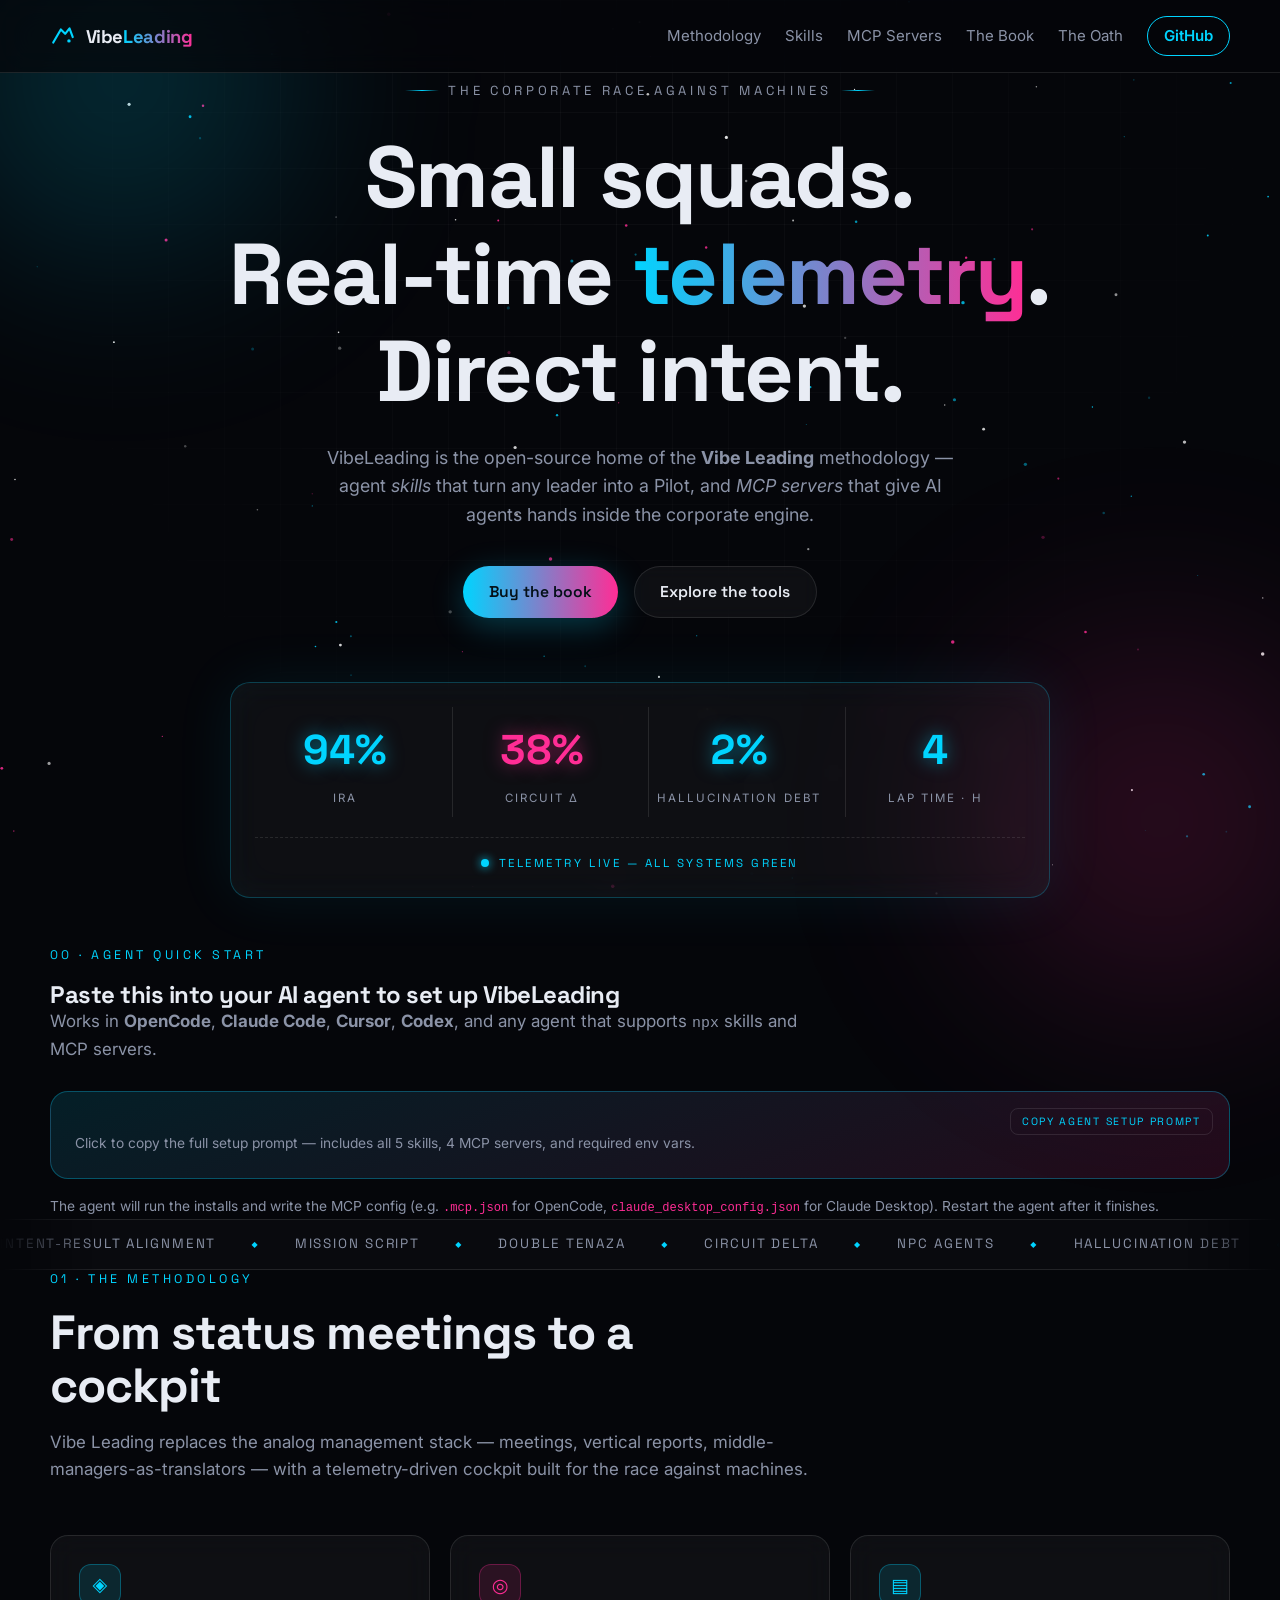
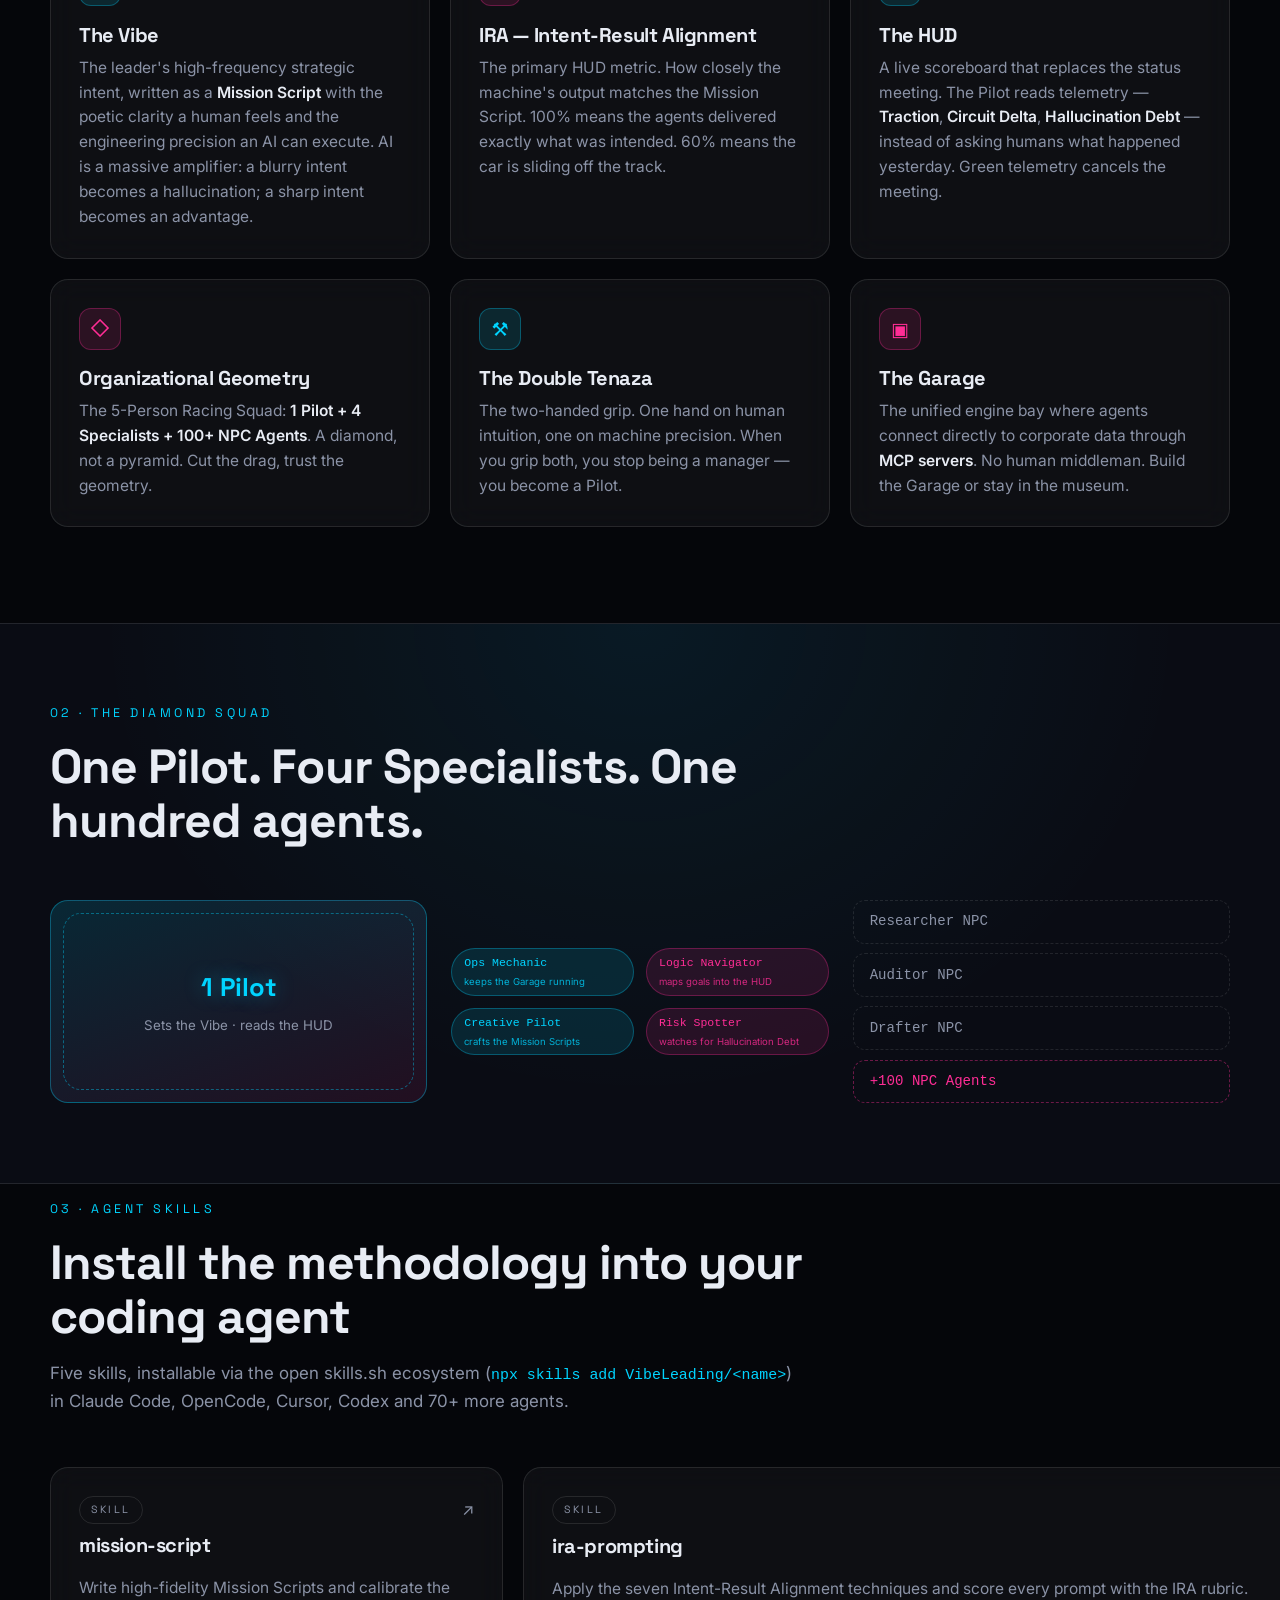
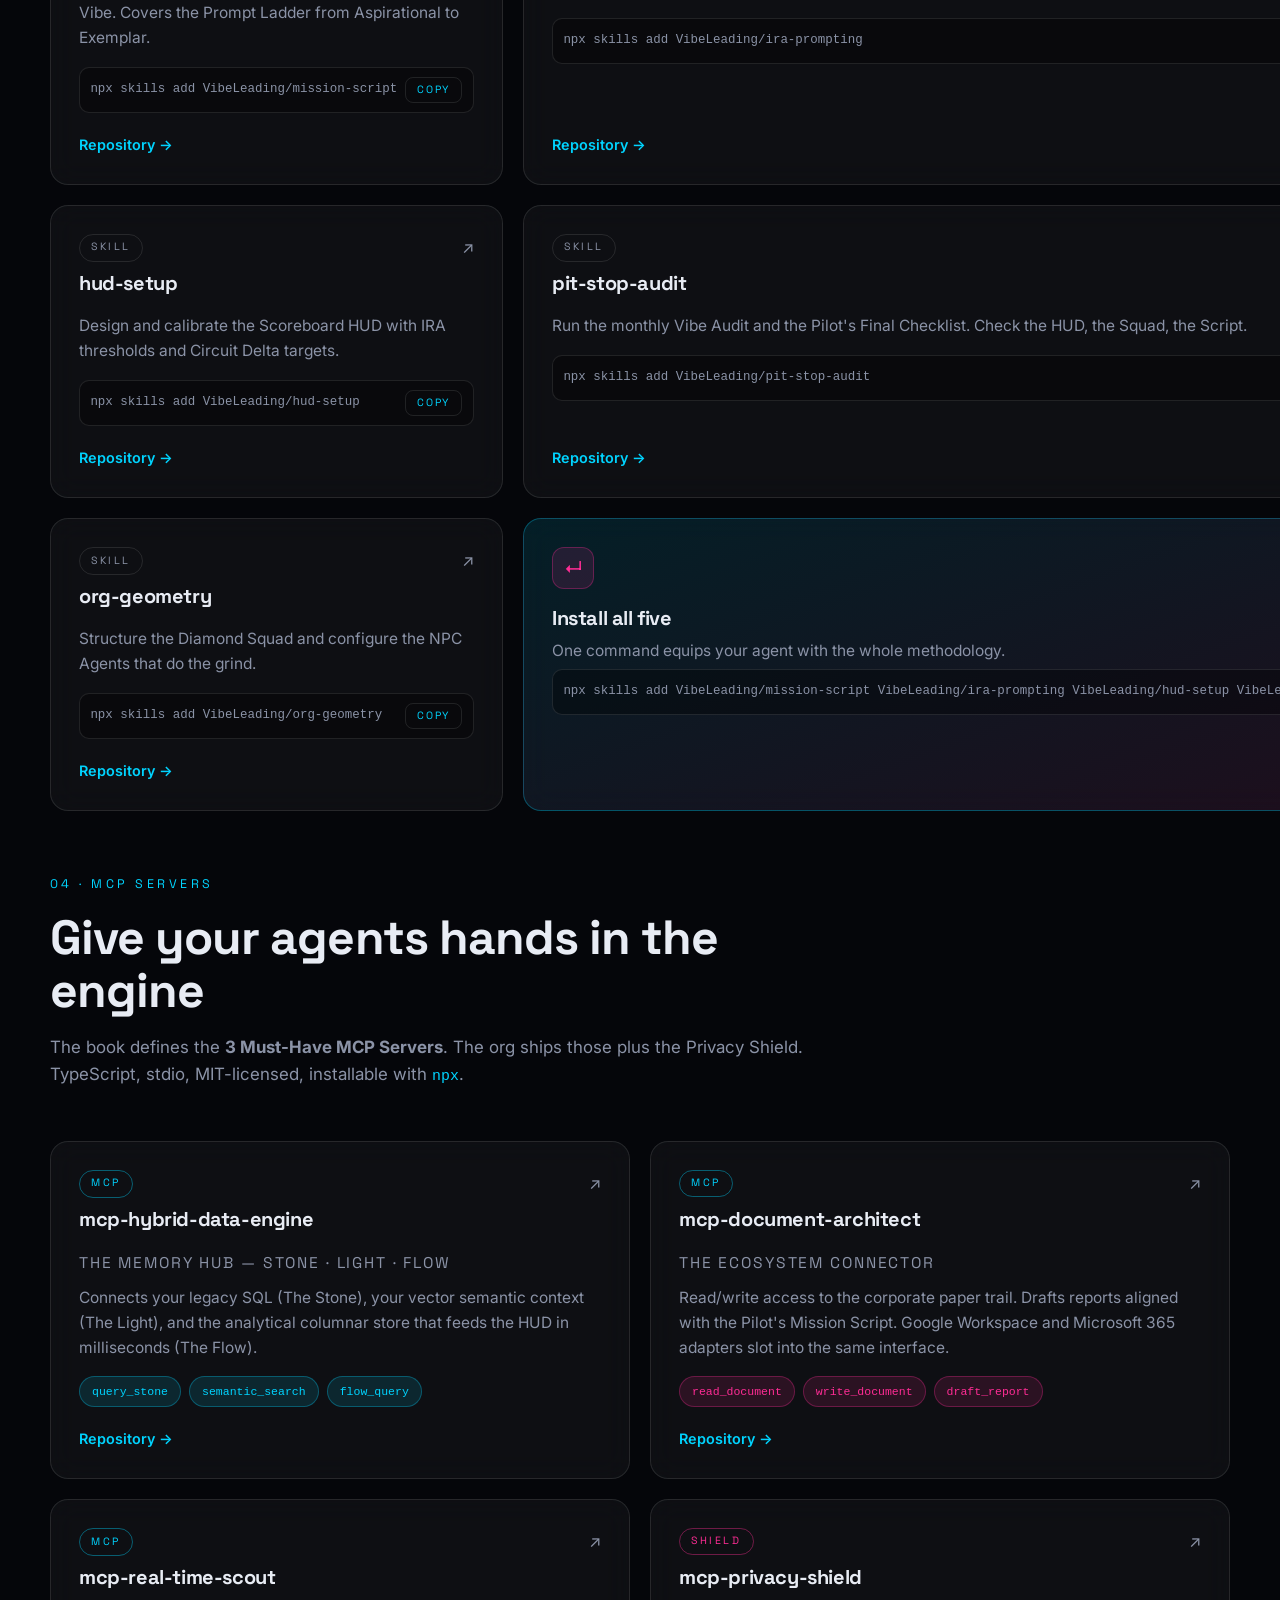
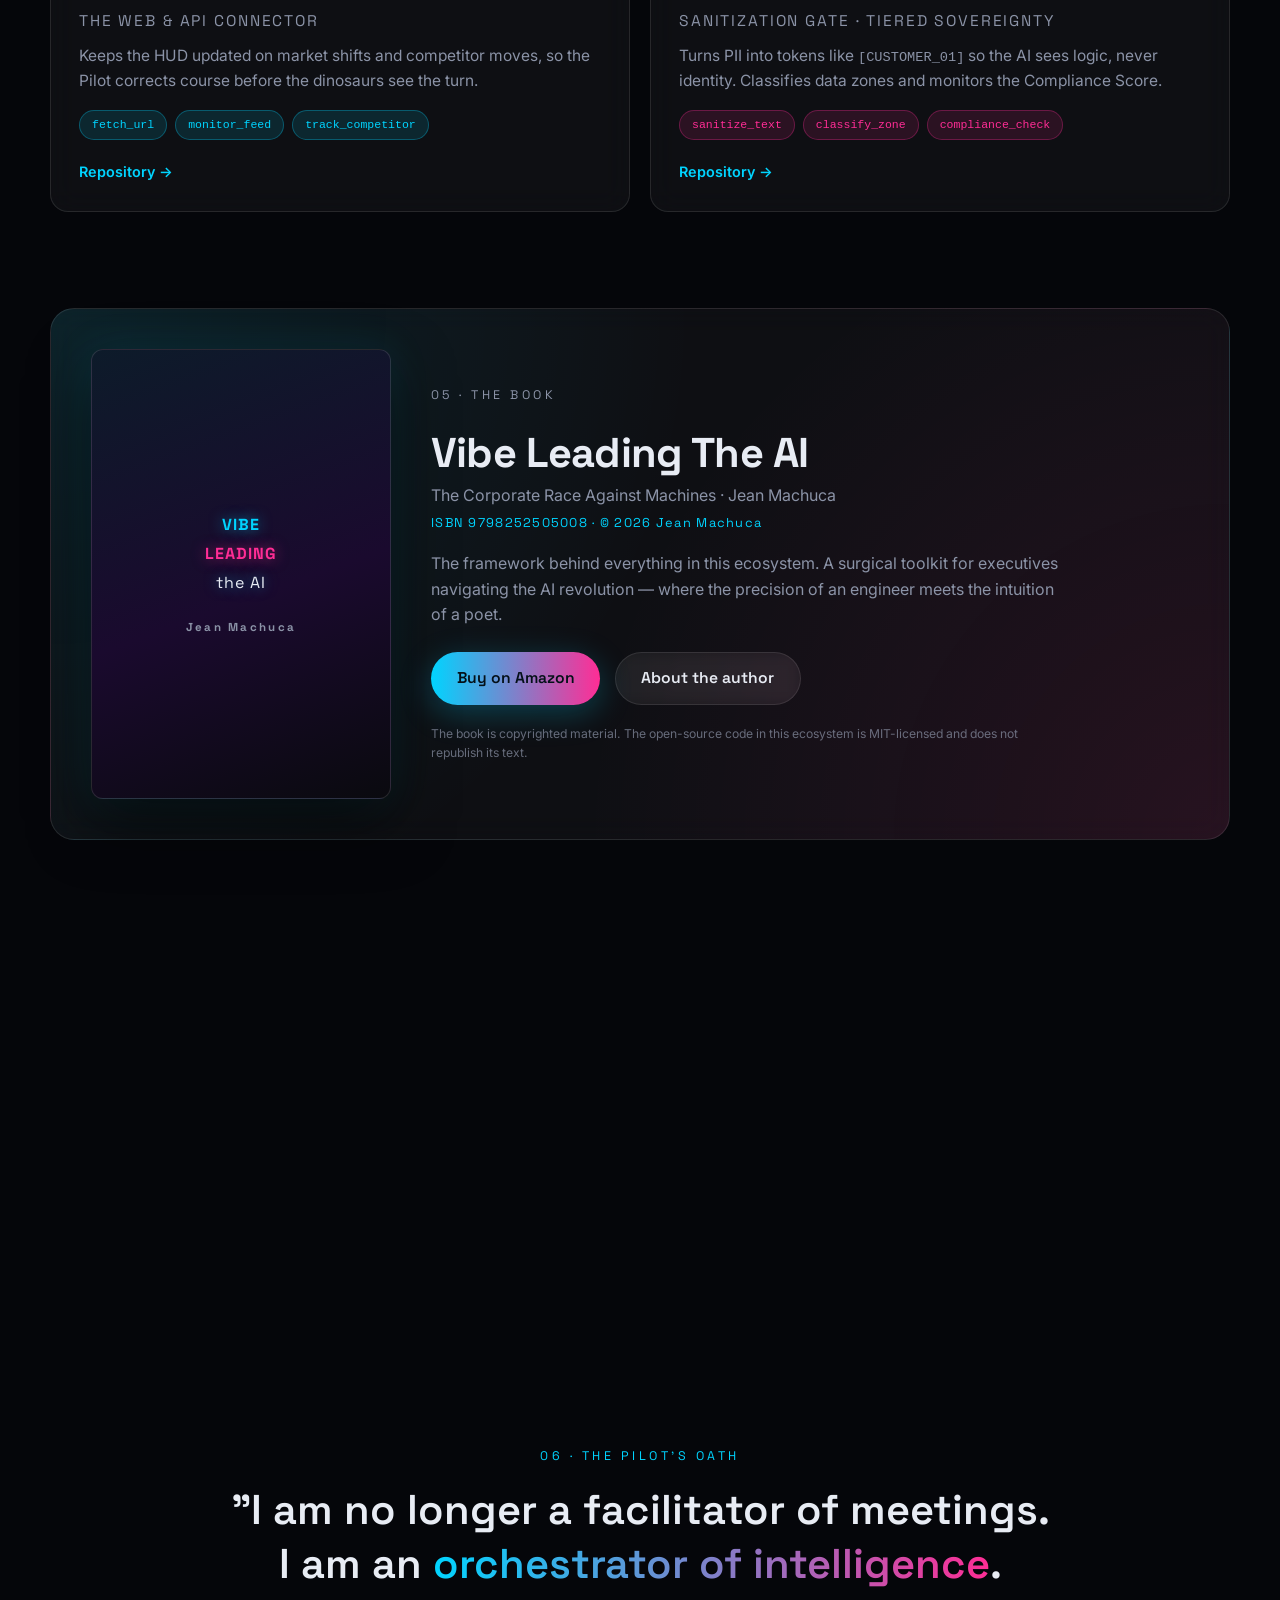
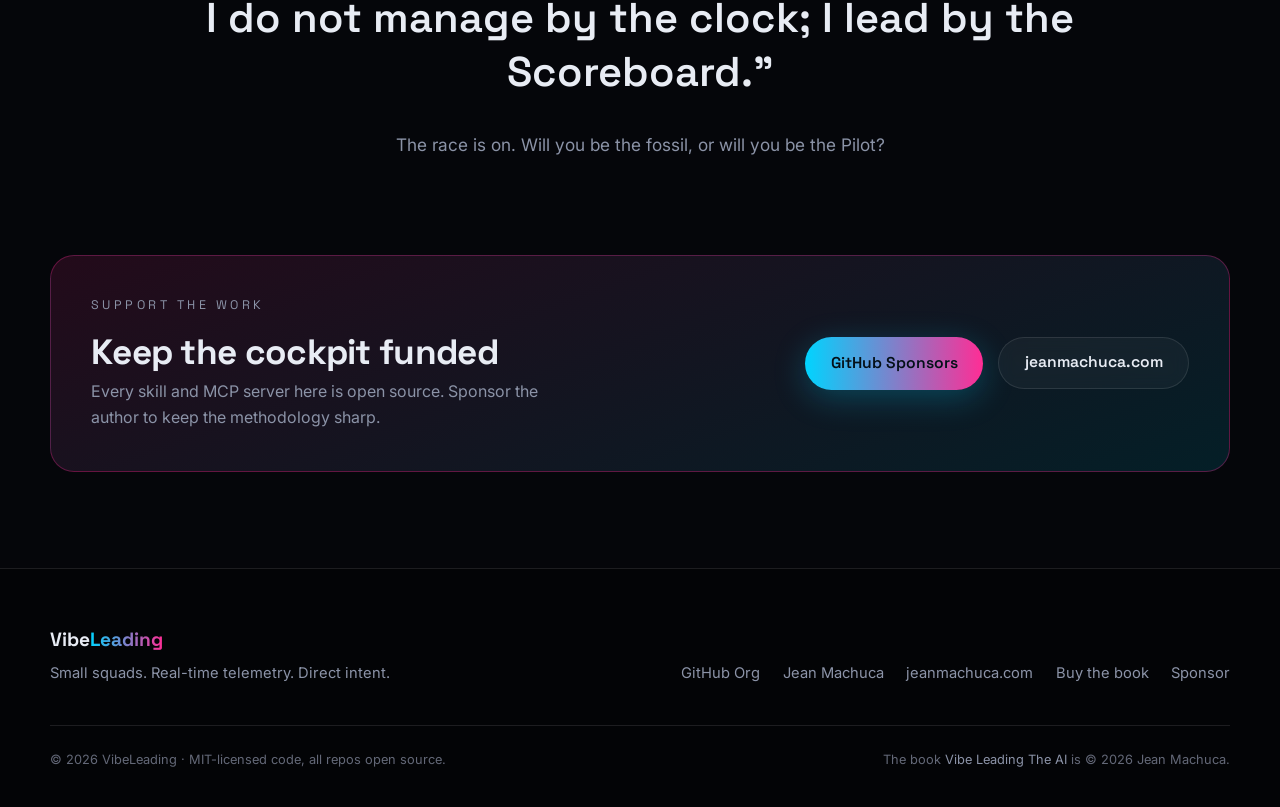
<file: index.html>
<!DOCTYPE html>
<html lang="en">
<head>
  <meta charset="utf-8">
  <meta name="viewport" content="width=device-width, initial-scale=1">
  <title>VibeLeading — The Corporate Race Against Machines</title>
  <meta name="description" content="VibeLeading is the open-source home of the Vibe Leading methodology: agent skills that teach a Pilot how to lead intelligence, and MCP servers that give AI agents hands in the corporate engine.">
  <meta name="keywords" content="vibe leading, VibeLeading, Intent-Result Alignment, Mission Script, AI leadership, MCP servers, agent skills, Double Tenaza, HUD telemetry, Circuit Delta, Diamond Squad, Pilot">
  <meta name="author" content="Jean Machuca">
  <meta name="robots" content="index, follow, max-image-preview:large, max-snippet:-1, max-video-preview:-1">
  <meta name="application-name" content="VibeLeading">
  <meta name="theme-color" content="#05060a">
  <meta name="format-detection" content="telephone=no">
  <link rel="canonical" href="https://vibeleading.org/">

  <meta property="og:type" content="website">
  <meta property="og:site_name" content="VibeLeading">
  <meta property="og:title" content="VibeLeading — The Corporate Race Against Machines">
  <meta property="og:description" content="Small squads. Real-time telemetry. Direct intent. Skills and MCP servers to lead intelligence in the AI era.">
  <meta property="og:url" content="https://vibeleading.org/">
  <meta property="og:image" content="https://vibeleading.org/assets/og-cover.png">
  <meta property="og:image:width" content="1200">
  <meta property="og:image:height" content="630">
  <meta property="og:image:alt" content="VibeLeading mark — a cyan-to-pink swoosh on a dark cockpit background">
  <meta property="og:locale" content="en_US">
  <meta name="twitter:card" content="summary_large_image">
  <meta name="twitter:title" content="VibeLeading — The Corporate Race Against Machines">
  <meta name="twitter:description" content="Small squads. Real-time telemetry. Direct intent.">
  <meta name="twitter:image" content="https://vibeleading.org/assets/og-cover.png">

  <link rel="icon" type="image/svg+xml" href="/favicon.svg">
  <link rel="apple-touch-icon" sizes="180x180" href="/assets/icons/apple-touch-icon.png">
  <link rel="manifest" href="/manifest.webmanifest">

  <meta name="mobile-web-app-capable" content="yes">
  <meta name="apple-mobile-web-app-capable" content="yes">
  <meta name="apple-mobile-web-app-title" content="VibeLeading">
  <meta name="apple-mobile-web-app-status-bar-style" content="black-translucent">

  <link rel="preconnect" href="https://fonts.googleapis.com">
  <link rel="preconnect" href="https://fonts.gstatic.com" crossorigin>
  <link href="https://fonts.googleapis.com/css2?family=Space+Grotesk:wght@400;500;600;700&family=Inter:wght@400;500;600;700&display=swap" rel="stylesheet">
  <link rel="stylesheet" href="/assets/css/style.css">

  <script type="application/ld+json">
  {
    "@context": "https://schema.org",
    "@graph": [
      {
        "@type": "Organization",
        "@id": "https://vibeleading.org/#org",
        "name": "VibeLeading",
        "url": "https://vibeleading.org/",
        "logo": "https://vibeleading.org/favicon.svg",
        "description": "Open-source skills and MCP servers for the Vibe Leading methodology: leading AI agents with real-time telemetry and direct intent.",
        "founder": { "@type": "Person", "name": "Jean Machuca", "url": "https://jeanmachuca.com" },
        "sameAs": [
          "https://github.com/VibeLeading",
          "https://github.com/jeanmachuca",
          "https://jeanmachuca.com",
          "https://github.com/sponsors/jeanmachuca"
        ]
      },
      {
        "@type": "WebSite",
        "@id": "https://vibeleading.org/#website",
        "url": "https://vibeleading.org/",
        "name": "VibeLeading",
        "description": "The open-source home of the Vibe Leading methodology.",
        "publisher": { "@id": "https://vibeleading.org/#org" },
        "inLanguage": "en"
      },
      {
        "@type": "WebPage",
        "@id": "https://vibeleading.org/#webpage",
        "url": "https://vibeleading.org/",
        "name": "VibeLeading — The Corporate Race Against Machines",
        "isPartOf": { "@id": "https://vibeleading.org/#website" },
        "about": { "@id": "https://vibeleading.org/#org" },
        "primaryImageOfPage": "https://vibeleading.org/assets/og-cover.png",
        "inLanguage": "en"
      },
      {
        "@type": "Person",
        "@id": "https://vibeleading.org/#jean",
        "name": "Jean Machuca",
        "url": "https://jeanmachuca.com",
        "sameAs": [
          "https://github.com/jeanmachuca",
          "https://github.com/sponsors/jeanmachuca",
          "https://jeanmachuca.com"
        ],
        "jobTitle": "Author & founder of the Vibe Leading methodology",
        "knowsAbout": ["Vibe Leading", "AI leadership", "Intent-Result Alignment", "prompt engineering", "MCP servers"]
      },
      {
        "@type": "Book",
        "@id": "https://vibeleading.org/#book",
        "name": "Vibe Leading The AI: The Corporate Race Against Machines",
        "url": "https://a.co/d/04L5YatK",
        "author": { "@id": "https://vibeleading.org/#jean" },
        "isbn": "9798252505008",
        "inLanguage": "en",
        "datePublished": "2026",
        "copyrightYear": 2026,
        "copyrightHolder": { "@id": "https://vibeleading.org/#jean" },
        "publisher": { "@id": "https://vibeleading.org/#jean" },
        "description": "A guide for corporate leaders on how to lead AI agents instead of being run by them."
      },
      {
        "@type": "ItemList",
        "name": "VibeLeading agent skills",
        "itemListElement": [
          { "@type": "SoftwareSourceCode", "position": 1, "name": "Mission Script", "url": "https://github.com/VibeLeading/mission-script" },
          { "@type": "SoftwareSourceCode", "position": 2, "name": "IRA Prompting", "url": "https://github.com/VibeLeading/ira-prompting" },
          { "@type": "SoftwareSourceCode", "position": 3, "name": "HUD Setup", "url": "https://github.com/VibeLeading/hud-setup" },
          { "@type": "SoftwareSourceCode", "position": 4, "name": "Pit Stop Audit", "url": "https://github.com/VibeLeading/pit-stop-audit" },
          { "@type": "SoftwareSourceCode", "position": 5, "name": "Org Geometry", "url": "https://github.com/VibeLeading/org-geometry" }
        ]
      },
      {
        "@type": "ItemList",
        "name": "VibeLeading MCP servers",
        "itemListElement": [
          { "@type": "SoftwareApplication", "position": 1, "name": "Hybrid Data Engine", "applicationCategory": "DeveloperApplication", "url": "https://github.com/VibeLeading/mcp-hybrid-data-engine" },
          { "@type": "SoftwareApplication", "position": 2, "name": "Document Architect", "applicationCategory": "DeveloperApplication", "url": "https://github.com/VibeLeading/mcp-document-architect" },
          { "@type": "SoftwareApplication", "position": 3, "name": "Real-Time Scout", "applicationCategory": "DeveloperApplication", "url": "https://github.com/VibeLeading/mcp-real-time-scout" },
          { "@type": "SoftwareApplication", "position": 4, "name": "Privacy Shield", "applicationCategory": "DeveloperApplication", "url": "https://github.com/VibeLeading/mcp-privacy-shield" }
        ]
      },
      {
        "@type": "FAQPage",
        "@id": "https://vibeleading.org/#faq",
        "mainEntity": [
          {
            "@type": "Question",
            "name": "What is Vibe Leading?",
            "acceptedAnswer": {
              "@type": "Answer",
              "text": "Vibe Leading is a corporate methodology for the AI era: one Pilot leads a grid of AI agents and specialist squad members by intent and real-time telemetry instead of by command and meetings."
            }
          },
          {
            "@type": "Question",
            "name": "What is an Intent-Result Alignment (IRA)?",
            "acceptedAnswer": {
              "@type": "Answer",
              "text": "IRA is Vibe Leading's core prompt discipline: every prompt expresses the Leader's Intent, the Agent's Role, and the Acceptance criteria for the Result. High IRA produces predictable, high-score agent output."
            }
          },
          {
            "@type": "Question",
            "name": "What is the Circuit Delta?",
            "acceptedAnswer": {
              "@type": "Answer",
              "text": "The Circuit Delta measures the gap between the intended outcome and the delivered outcome of an AI assignment. It is the scoreboard that tells the Pilot when the circuit is in tune and when a pit stop is needed."
            }
          },
          {
            "@type": "Question",
            "name": "Are the skills and MCP servers open source?",
            "acceptedAnswer": {
              "@type": "Answer",
              "text": "Yes. All VibeLeading skills and MCP servers are MIT-licensed and public on GitHub under the VibeLeading account."
            }
          },
          {
            "@type": "Question",
            "name": "Do I need to read the book to use the tools?",
            "acceptedAnswer": {
              "@type": "Answer",
              "text": "No. The skills install with npx and the MCP servers run with npx — each repository has its own README and docs. The book goes deeper into the method and mindset."
            }
          }
        ]
      }
    ]
  }
  </script>
</head>
<body>

  <canvas id="starfield" aria-hidden="true"></canvas>
  <div class="orb orb--cyan" aria-hidden="true"></div>
  <div class="orb orb--pink" aria-hidden="true"></div>
  <div class="grid-overlay" aria-hidden="true"></div>

  <header class="nav">
    <a class="nav__brand" href="#top" aria-label="VibeLeading home">
      <svg class="nav__logo" viewBox="0 0 24 24" fill="none" xmlns="http://www.w3.org/2000/svg" aria-hidden="true">
        <path d="M3 18 L10 6 L14 10 L18 5 L21 13" stroke="currentColor" stroke-width="2" stroke-linecap="round" stroke-linejoin="round"/>
        <circle cx="17.5" cy="16.5" r="1.6" fill="currentColor"/>
      </svg>
      <span>Vibe<span class="text-grad">Leading</span></span>
    </a>
    <nav class="nav__links" aria-label="Primary">
      <a href="#method">Methodology</a>
      <a href="#skills">Skills</a>
      <a href="#mcp">MCP Servers</a>
      <a href="#book">The Book</a>
      <a href="#oath">The Oath</a>
      <a class="nav__cta" href="https://github.com/VibeLeading" target="_blank" rel="noopener">GitHub</a>
    </nav>
    <button class="nav__toggle" aria-label="Toggle menu" aria-expanded="false" aria-controls="mobile-menu">
      <span></span><span></span><span></span>
    </button>
  </header>

  <div class="nav__mobile" id="mobile-menu" hidden>
    <a href="#method">Methodology</a>
    <a href="#skills">Skills</a>
    <a href="#mcp">MCP Servers</a>
    <a href="#book">The Book</a>
    <a href="#oath">The Oath</a>
    <a href="https://github.com/VibeLeading" target="_blank" rel="noopener">GitHub</a>
  </div>

  <main id="top">

    <!-- HERO -->
    <section class="hero">
      <p class="hero__eyebrow reveal">The Corporate Race Against Machines</p>
      <h1 class="hero__title reveal">
        Small squads.<br>
        Real-time <span class="text-grad">telemetry</span>.<br>
        Direct intent.
      </h1>
      <p class="hero__sub reveal">
        VibeLeading is the open-source home of the <strong>Vibe Leading</strong> methodology —
        agent <em>skills</em> that turn any leader into a Pilot, and <em>MCP servers</em> that give
        AI agents hands inside the corporate engine.
      </p>
      <div class="hero__actions reveal">
        <a class="btn btn--primary" href="#book">Buy the book</a>
        <a class="btn btn--ghost" href="#skills">Explore the tools</a>
      </div>

      <div class="hud">
        <div class="hud__readout" aria-label="Live telemetry">
          <div class="hud__cell">
            <span class="hud__value" id="hud-ira" data-count="94" data-suffix="%">0%</span>
            <span class="hud__label">IRA</span>
          </div>
          <div class="hud__cell">
            <span class="hud__value" id="hud-delta" data-count="38" data-suffix="%">0%</span>
            <span class="hud__label">Circuit Δ</span>
          </div>
          <div class="hud__cell">
            <span class="hud__value" id="hud-debt" data-count="2" data-suffix="%">0%</span>
            <span class="hud__label">Hallucination debt</span>
          </div>
          <div class="hud__cell">
            <span class="hud__value" id="hud-lap" data-count="4">0</span>
            <span class="hud__label">Lap time · h</span>
          </div>
        </div>
        <div class="hud__tick" aria-hidden="true">
          <span class="hud__dot"></span>
          <span>TELEMETRY LIVE — ALL SYSTEMS GREEN</span>
        </div>
      </div>
    </section>

    <!-- AGENT QUICK START -->
    <section class="section section--quickstart" id="quickstart">
      <div class="quickstart reveal">
        <p class="section__kicker">00 · Agent Quick Start</p>
        <h2>Paste this into your AI agent to set up VibeLeading</h2>
        <p class="quickstart__lede">
          Works in <strong>OpenCode</strong>, <strong>Claude Code</strong>, <strong>Cursor</strong>, <strong>Codex</strong>, and any agent that supports <code>npx</code> skills and MCP servers.
        </p>
        <div class="quickstart__prompt" role="region" aria-label="Copyable agent setup prompt">
          <button class="quickstart__copy" data-copy="Give me the Vibe Leading methodology: install the 5 agent skills so I can lead AI agents by intent + real-time telemetry, and add the 4 MCP servers so I get hands in the corporate engine.

SKILLS (npx skills add):
npx skills add VibeLeading/mission-script VibeLeading/ira-prompting VibeLeading/hud-setup VibeLeading/pit-stop-audit VibeLeading/org-geometry

MCP SERVERS (@vibeleading scope, add to YOUR agent's MCP config):
@vibeleading/mcp-hybrid-data-engine
@vibeleading/mcp-document-architect
@vibeleading/mcp-real-time-scout
@vibeleading/mcp-privacy-shield

ENV VARS:
MCP_STONE_PATH=data/stone.db
MCP_LIGHT_PATH=data/light.json
MCP_FLOW_PATH=data/flow.json
MCP_DOCS_ROOT=~/.vlb-docs
MCP_SHIELD_NAMES=1

NOTE: MCP installation method varies by agent. Examples:
- OpenCode: opencode mcp add hybrid-data-engine -- npx -y @vibeleading/mcp-hybrid-data-engine
- Claude Code / Cursor: add to .mcp.json / claude_desktop_config.json with command=npx, args=[-y, @vibeleading/mcp-hybrid-data-engine]
- Codex: configure via its MCP settings UI
Use the method appropriate for your agent." aria-label="Copy agent setup prompt">COPY AGENT SETUP PROMPT</button>
          <p class="quickstart__note">Click to copy the full setup prompt — includes all 5 skills, 4 MCP servers, and required env vars.</p>
        </div>
        <p class="quickstart__note">The agent will run the installs and write the MCP config (e.g. <code>.mcp.json</code> for OpenCode, <code>claude_desktop_config.json</code> for Claude Desktop). Restart the agent after it finishes.</p>
      </div>
    </section>

    <!-- TICKER -->
    <div class="ticker" aria-hidden="true">
      <div class="ticker__track">
        <span>Intent-Result Alignment</span><i>◆</i>
        <span>Mission Script</span><i>◆</i>
        <span>Double Tenaza</span><i>◆</i>
        <span>Circuit Delta</span><i>◆</i>
        <span>NPC Agents</span><i>◆</i>
        <span>Hallucination Debt</span><i>◆</i>
        <span>The Garage</span><i>◆</i>
        <span>Organizational Geometry</span><i>◆</i>
        <span>Pipeline Mode / Stealth Mode</span><i>◆</i>
        <span>Intent-Result Alignment</span><i>◆</i>
        <span>Mission Script</span><i>◆</i>
        <span>Double Tenaza</span><i>◆</i>
        <span>Circuit Delta</span><i>◆</i>
        <span>NPC Agents</span><i>◆</i>
        <span>Hallucination Debt</span><i>◆</i>
        <span>The Garage</span><i>◆</i>
        <span>Organizational Geometry</span><i>◆</i>
        <span>Pipeline Mode / Stealth Mode</span><i>◆</i>
      </div>
    </div>

    <!-- METHODOLOGY -->
    <section class="section" id="method">
      <div class="section__head reveal">
        <p class="section__kicker">01 · The Methodology</p>
        <h2>From status meetings to a cockpit</h2>
        <p class="section__lede">
          Vibe Leading replaces the analog management stack — meetings, vertical reports,
          middle-managers-as-translators — with a telemetry-driven cockpit built for the
          race against machines.
        </p>
      </div>

      <div class="grid grid--3">
        <article class="card reveal">
          <span class="card__glyph">◈</span>
          <h3>The Vibe</h3>
          <p>The leader's high-frequency strategic intent, written as a <strong>Mission Script</strong> with the poetic clarity a human feels and the engineering precision an AI can execute. AI is a massive amplifier: a blurry intent becomes a hallucination; a sharp intent becomes an advantage.</p>
        </article>
        <article class="card reveal">
          <span class="card__glyph">◎</span>
          <h3>IRA — Intent-Result Alignment</h3>
          <p>The primary HUD metric. How closely the machine's output matches the Mission Script. 100% means the agents delivered exactly what was intended. 60% means the car is sliding off the track.</p>
        </article>
        <article class="card reveal">
          <span class="card__glyph">▤</span>
          <h3>The HUD</h3>
          <p>A live scoreboard that replaces the status meeting. The Pilot reads telemetry — <strong>Traction</strong>, <strong>Circuit Delta</strong>, <strong>Hallucination Debt</strong> — instead of asking humans what happened yesterday. Green telemetry cancels the meeting.</p>
        </article>
        <article class="card reveal">
          <span class="card__glyph">◇</span>
          <h3>Organizational Geometry</h3>
          <p>The 5-Person Racing Squad: <strong>1 Pilot + 4 Specialists + 100+ NPC Agents</strong>. A diamond, not a pyramid. Cut the drag, trust the geometry.</p>
        </article>
        <article class="card reveal">
          <span class="card__glyph">⚒</span>
          <h3>The Double Tenaza</h3>
          <p>The two-handed grip. One hand on human intuition, one on machine precision. When you grip both, you stop being a manager — you become a Pilot.</p>
        </article>
        <article class="card reveal">
          <span class="card__glyph">▣</span>
          <h3>The Garage</h3>
          <p>The unified engine bay where agents connect directly to corporate data through <strong>MCP servers</strong>. No human middleman. Build the Garage or stay in the museum.</p>
        </article>
      </div>
    </section>

    <!-- SQUAD BAND -->
    <section class="squad">
      <div class="squad__inner">
        <div class="section__head reveal">
          <p class="section__kicker">02 · The Diamond Squad</p>
          <h2>One Pilot. Four Specialists. One hundred agents.</h2>
        </div>
        <div class="squad__layout reveal">
          <div class="squad__pilot">
            <span class="squad__ring"></span>
            <strong>1 Pilot</strong>
            <small>Sets the Vibe · reads the HUD</small>
          </div>
          <div class="squad__specs">
            <div class="chip chip--cyan">Ops Mechanic <small>keeps the Garage running</small></div>
            <div class="chip chip--pink">Logic Navigator <small>maps goals into the HUD</small></div>
            <div class="chip chip--cyan">Creative Pilot <small>crafts the Mission Scripts</small></div>
            <div class="chip chip--pink">Risk Spotter <small>watches for Hallucination Debt</small></div>
          </div>
          <div class="squad__npcs">
            <span class="squad__npc">Researcher NPC</span>
            <span class="squad__npc">Auditor NPC</span>
            <span class="squad__npc">Drafter NPC</span>
            <span class="squad__npc">+100 NPC Agents</span>
          </div>
        </div>
      </div>
    </section>

    <!-- SKILLS -->
    <section class="section" id="skills">
      <div class="section__head reveal">
        <p class="section__kicker">03 · Agent Skills</p>
        <h2>Install the methodology into your coding agent</h2>
        <p class="section__lede">
          Five skills, installable via the open skills.sh ecosystem
          (<code>npx skills add VibeLeading/&lt;name&gt;</code>) in Claude Code, OpenCode,
          Cursor, Codex and 70+ more agents.
        </p>
      </div>

      <div class="grid grid--2">
        <article class="card card--tool reveal">
          <div class="card__top">
            <span class="tag">SKILL</span>
            <span class="card__arrow">↗</span>
          </div>
          <h3>mission-script</h3>
          <p>Write high-fidelity Mission Scripts and calibrate the Vibe. Covers the Prompt Ladder from Aspirational to Exemplar.</p>
          <div class="copy">
            <code>npx skills add VibeLeading/mission-script</code>
            <button class="copy__btn" data-copy="npx skills add VibeLeading/mission-script" aria-label="Copy install command">COPY</button>
          </div>
          <a class="card__link" href="https://github.com/VibeLeading/mission-script" target="_blank" rel="noopener">Repository →</a>
        </article>

        <article class="card card--tool reveal">
          <div class="card__top">
            <span class="tag">SKILL</span>
            <span class="card__arrow">↗</span>
          </div>
          <h3>ira-prompting</h3>
          <p>Apply the seven Intent-Result Alignment techniques and score every prompt with the IRA rubric.</p>
          <div class="copy">
            <code>npx skills add VibeLeading/ira-prompting</code>
            <button class="copy__btn" data-copy="npx skills add VibeLeading/ira-prompting" aria-label="Copy install command">COPY</button>
          </div>
          <a class="card__link" href="https://github.com/VibeLeading/ira-prompting" target="_blank" rel="noopener">Repository →</a>
        </article>

        <article class="card card--tool reveal">
          <div class="card__top">
            <span class="tag">SKILL</span>
            <span class="card__arrow">↗</span>
          </div>
          <h3>hud-setup</h3>
          <p>Design and calibrate the Scoreboard HUD with IRA thresholds and Circuit Delta targets.</p>
          <div class="copy">
            <code>npx skills add VibeLeading/hud-setup</code>
            <button class="copy__btn" data-copy="npx skills add VibeLeading/hud-setup" aria-label="Copy install command">COPY</button>
          </div>
          <a class="card__link" href="https://github.com/VibeLeading/hud-setup" target="_blank" rel="noopener">Repository →</a>
        </article>

        <article class="card card--tool reveal">
          <div class="card__top">
            <span class="tag">SKILL</span>
            <span class="card__arrow">↗</span>
          </div>
          <h3>pit-stop-audit</h3>
          <p>Run the monthly Vibe Audit and the Pilot's Final Checklist. Check the HUD, the Squad, the Script.</p>
          <div class="copy">
            <code>npx skills add VibeLeading/pit-stop-audit</code>
            <button class="copy__btn" data-copy="npx skills add VibeLeading/pit-stop-audit" aria-label="Copy install command">COPY</button>
          </div>
          <a class="card__link" href="https://github.com/VibeLeading/pit-stop-audit" target="_blank" rel="noopener">Repository →</a>
        </article>

        <article class="card card--tool reveal">
          <div class="card__top">
            <span class="tag">SKILL</span>
            <span class="card__arrow">↗</span>
          </div>
          <h3>org-geometry</h3>
          <p>Structure the Diamond Squad and configure the NPC Agents that do the grind.</p>
          <div class="copy">
            <code>npx skills add VibeLeading/org-geometry</code>
            <button class="copy__btn" data-copy="npx skills add VibeLeading/org-geometry" aria-label="Copy install command">COPY</button>
          </div>
          <a class="card__link" href="https://github.com/VibeLeading/org-geometry" target="_blank" rel="noopener">Repository →</a>
        </article>

        <article class="card card--install reveal">
          <span class="card__glyph">↵</span>
          <h3>Install all five</h3>
          <p>One command equips your agent with the whole methodology.</p>
          <div class="copy">
            <code>npx skills add VibeLeading/mission-script VibeLeading/ira-prompting VibeLeading/hud-setup VibeLeading/pit-stop-audit VibeLeading/org-geometry</code>
            <button class="copy__btn" data-copy="npx skills add VibeLeading/mission-script VibeLeading/ira-prompting VibeLeading/hud-setup VibeLeading/pit-stop-audit VibeLeading/org-geometry" aria-label="Copy install all command">COPY</button>
          </div>
        </article>
      </div>
    </section>

    <!-- MCP SERVERS -->
    <section class="section" id="mcp">
      <div class="section__head reveal">
        <p class="section__kicker">04 · MCP Servers</p>
        <h2>Give your agents hands in the engine</h2>
        <p class="section__lede">
          The book defines the <strong>3 Must-Have MCP Servers</strong>. The org ships those
          plus the Privacy Shield. TypeScript, stdio, MIT-licensed, installable with
          <code>npx</code>.
        </p>
      </div>

      <div class="grid grid--2">
        <article class="card card--tool reveal">
          <div class="card__top"><span class="tag tag--cyan">MCP</span><span class="card__arrow">↗</span></div>
          <h3>mcp-hybrid-data-engine</h3>
          <p class="card__role">The Memory Hub — Stone · Light · Flow</p>
          <p>Connects your legacy SQL (The Stone), your vector semantic context (The Light), and the analytical columnar store that feeds the HUD in milliseconds (The Flow).</p>
          <div class="chip-row">
            <span class="chip chip--cyan">query_stone</span>
            <span class="chip chip--cyan">semantic_search</span>
            <span class="chip chip--cyan">flow_query</span>
          </div>
          <a class="card__link" href="https://github.com/VibeLeading/mcp-hybrid-data-engine" target="_blank" rel="noopener">Repository →</a>
        </article>

        <article class="card card--tool reveal">
          <div class="card__top"><span class="tag tag--cyan">MCP</span><span class="card__arrow">↗</span></div>
          <h3>mcp-document-architect</h3>
          <p class="card__role">The Ecosystem Connector</p>
          <p>Read/write access to the corporate paper trail. Drafts reports aligned with the Pilot's Mission Script. Google Workspace and Microsoft 365 adapters slot into the same interface.</p>
          <div class="chip-row">
            <span class="chip chip--pink">read_document</span>
            <span class="chip chip--pink">write_document</span>
            <span class="chip chip--pink">draft_report</span>
          </div>
          <a class="card__link" href="https://github.com/VibeLeading/mcp-document-architect" target="_blank" rel="noopener">Repository →</a>
        </article>

        <article class="card card--tool reveal">
          <div class="card__top"><span class="tag tag--cyan">MCP</span><span class="card__arrow">↗</span></div>
          <h3>mcp-real-time-scout</h3>
          <p class="card__role">The Web &amp; API Connector</p>
          <p>Keeps the HUD updated on market shifts and competitor moves, so the Pilot corrects course before the dinosaurs see the turn.</p>
          <div class="chip-row">
            <span class="chip chip--cyan">fetch_url</span>
            <span class="chip chip--cyan">monitor_feed</span>
            <span class="chip chip--cyan">track_competitor</span>
          </div>
          <a class="card__link" href="https://github.com/VibeLeading/mcp-real-time-scout" target="_blank" rel="noopener">Repository →</a>
        </article>

        <article class="card card--tool reveal">
          <div class="card__top"><span class="tag tag--pink">SHIELD</span><span class="card__arrow">↗</span></div>
          <h3>mcp-privacy-shield</h3>
          <p class="card__role">Sanitization Gate · Tiered Sovereignty</p>
          <p>Turns PII into tokens like <code>[CUSTOMER_01]</code> so the AI sees logic, never identity. Classifies data zones and monitors the Compliance Score.</p>
          <div class="chip-row">
            <span class="chip chip--pink">sanitize_text</span>
            <span class="chip chip--pink">classify_zone</span>
            <span class="chip chip--pink">compliance_check</span>
          </div>
          <a class="card__link" href="https://github.com/VibeLeading/mcp-privacy-shield" target="_blank" rel="noopener">Repository →</a>
        </article>
      </div>
    </section>

    <!-- BOOK -->
    <section class="section section--book" id="book">
      <div class="book reveal">
        <div class="book__cover" aria-hidden="true">
          <span>VIBE</span>
          <span>LEADING</span>
          <span class="book__cover-sub">the AI</span>
          <small>Jean Machuca</small>
        </div>
        <div class="book__body">
          <p class="section__kicker">05 · The Book</p>
          <h2>Vibe Leading The AI</h2>
          <p class="book__byline">The Corporate Race Against Machines · Jean Machuca</p>
          <p class="book__isbn">ISBN 9798252505008 · © 2026 Jean Machuca</p>
          <p>
            The framework behind everything in this ecosystem. A surgical toolkit for
            executives navigating the AI revolution — where the precision of an engineer
            meets the intuition of a poet.
          </p>
          <div class="book__actions">
            <a class="btn btn--primary" href="https://a.co/d/04L5YatK" target="_blank" rel="noopener">Buy on Amazon</a>
            <a class="btn btn--ghost" href="https://jeanmachuca.com" target="_blank" rel="noopener">About the author</a>
          </div>
          <p class="book__fine print">The book is copyrighted material. The open-source code in this ecosystem is MIT-licensed and does not republish its text.</p>
        </div>
      </div>
    </section>

    <!-- FAQ -->
    <section class="section section--faq" id="faq">
      <div class="faq reveal">
        <p class="section__kicker">07 · Frequently asked questions</p>
        <h2>Answers before you ask the machine</h2>
        <details>
          <summary>What is Vibe Leading?</summary>
          <p>Vibe Leading is a corporate methodology for the AI era: one Pilot leads a grid of AI agents and specialist squad members by <strong>intent</strong> and <strong>real-time telemetry</strong> instead of by command and meetings.</p>
        </details>
        <details>
          <summary>What is an Intent-Result Alignment (IRA)?</summary>
          <p>IRA is the core prompt discipline of Vibe Leading: every prompt expresses the Leader's <strong>Intent</strong>, the Agent's <strong>Role</strong>, and the <strong>Acceptance</strong> criteria for the Result. High IRA produces predictable, high-score agent output.</p>
        </details>
        <details>
          <summary>What is the Circuit Delta?</summary>
          <p>The Circuit Delta measures the gap between the <strong>intended outcome</strong> and the <strong>delivered outcome</strong> of an AI assignment. It is the scoreboard that tells the Pilot when the circuit is in tune and when a pit stop is needed.</p>
        </details>
        <details>
          <summary>Are the skills and MCP servers open source?</summary>
          <p>Yes. All VibeLeading skills and MCP servers are <strong>MIT-licensed</strong> and public on <a href="https://github.com/VibeLeading" target="_blank" rel="noopener">GitHub</a> under the VibeLeading account.</p>
        </details>
        <details>
          <summary>Do I need to read the book to use the tools?</summary>
          <p>No. The skills install with <code>npx skills add VibeLeading/&lt;name&gt;</code> and the MCP servers run with <code>npx</code> — each repository has its own README and docs. The book goes deeper into the method and the mindset.</p>
        </details>
      </div>
    </section>

    <!-- OATH -->
    <section class="section section--oath" id="oath">
      <div class="oath reveal">
        <p class="section__kicker">06 · The Pilot's Oath</p>
        <blockquote>
          "I am no longer a facilitator of meetings.<br>
          I am an <span class="text-grad">orchestrator of intelligence</span>.<br>
          I do not manage by the clock; I lead by the Scoreboard."
        </blockquote>
        <p class="oath__cta">The race is on. Will you be the fossil, or will you be the Pilot?</p>
      </div>
    </section>

    <!-- SUPPORT -->
    <section class="section section--support">
      <div class="support reveal">
        <div>
          <p class="section__kicker">Support the work</p>
          <h2>Keep the cockpit funded</h2>
          <p>Every skill and MCP server here is open source. Sponsor the author to keep the methodology sharp.</p>
        </div>
        <div class="support__actions">
          <a class="btn btn--primary" href="https://github.com/sponsors/jeanmachuca" target="_blank" rel="noopener">GitHub Sponsors</a>
          <a class="btn btn--ghost" href="https://jeanmachuca.com" target="_blank" rel="noopener">jeanmachuca.com</a>
        </div>
      </div>
    </section>

  </main>

  <footer class="footer">
    <div class="footer__grid">
      <div>
        <span class="footer__brand">Vibe<span class="text-grad">Leading</span></span>
        <p class="footer__tagline">Small squads. Real-time telemetry. Direct intent.</p>
      </div>
      <nav aria-label="Footer">
        <a href="https://github.com/VibeLeading" target="_blank" rel="noopener">GitHub Org</a>
        <a href="https://github.com/jeanmachuca" target="_blank" rel="noopener">Jean Machuca</a>
        <a href="https://jeanmachuca.com" target="_blank" rel="noopener">jeanmachuca.com</a>
        <a href="https://a.co/d/04L5YatK" target="_blank" rel="noopener">Buy the book</a>
        <a href="https://github.com/sponsors/jeanmachuca" target="_blank" rel="noopener">Sponsor</a>
      </nav>
    </div>
    <div class="footer__bar">
      <span>© <span id="year">2026</span> VibeLeading · MIT-licensed code, all repos open source.</span>
      <span>The book <em>Vibe Leading The AI</em> is © 2026 Jean Machuca.</span>
    </div>
  </footer>

  <script src="/assets/js/app.js"></script>
</body>
</html>
</file>
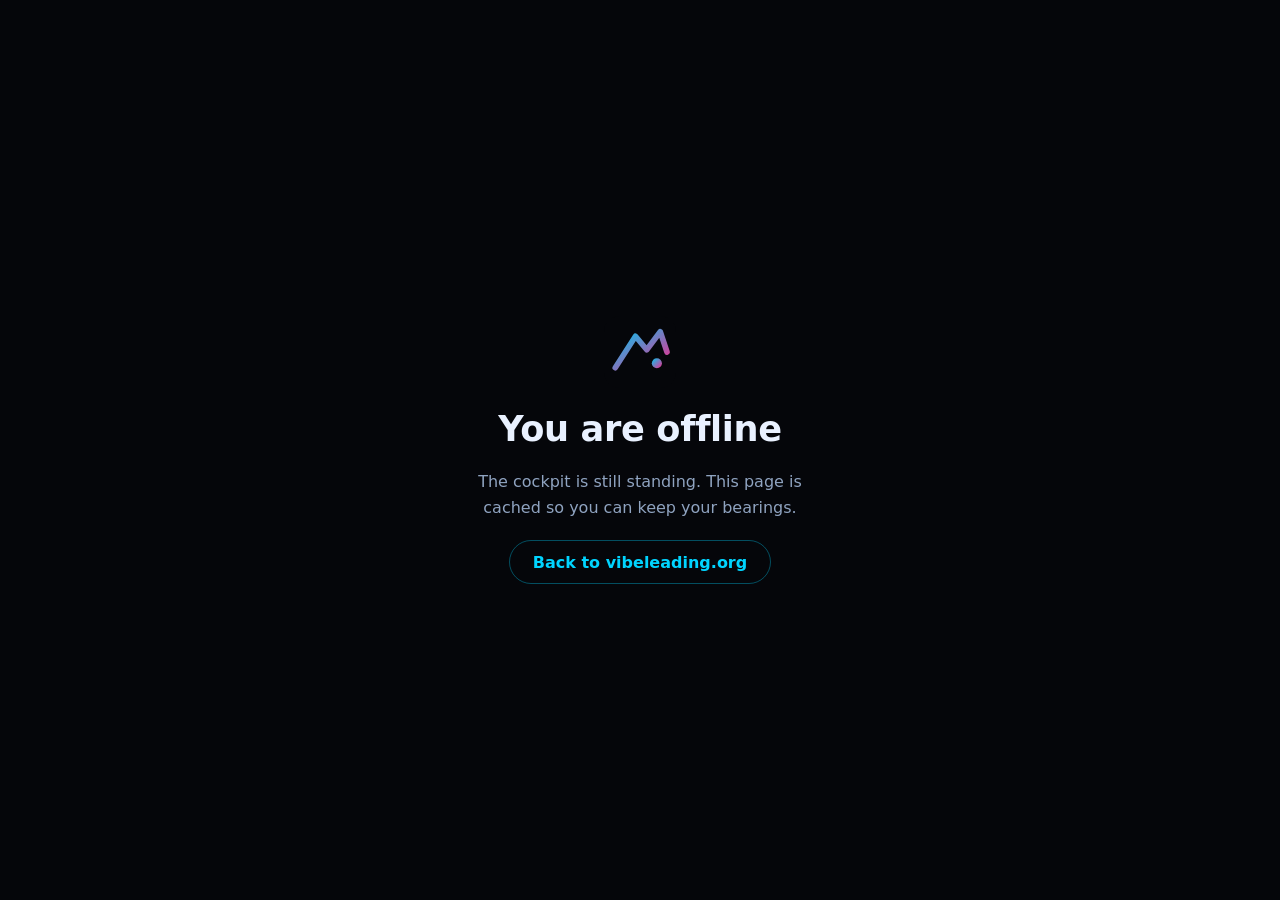
<file: offline.html>
<!DOCTYPE html>
<html lang="en">
<head>
  <meta charset="utf-8">
  <meta name="viewport" content="width=device-width, initial-scale=1">
  <title>Offline — VibeLeading</title>
  <meta name="theme-color" content="#05060a">
  <link rel="icon" type="image/svg+xml" href="/favicon.svg">
  <style>
    :root { color-scheme: dark; }
    * { box-sizing: border-box; }
    body {
      margin: 0;
      min-height: 100vh;
      display: flex;
      flex-direction: column;
      align-items: center;
      justify-content: center;
      gap: 1.25rem;
      font-family: "Space Grotesk", "Segoe UI", system-ui, sans-serif;
      background: #05060a;
      color: #e9f1ff;
      text-align: center;
      padding: 2rem;
    }
    svg { width: 72px; height: 72px; opacity: 0.95; }
    h1 { font-size: clamp(1.6rem, 4vw, 2.2rem); margin: 0; letter-spacing: -0.01em; }
    p { color: #8fa3c0; max-width: 34ch; margin: 0; line-height: 1.6; }
    a {
      color: #00d4ff;
      text-decoration: none;
      border: 1px solid rgba(0, 212, 255, 0.35);
      padding: 0.7rem 1.4rem;
      border-radius: 999px;
      font-weight: 600;
      transition: background 0.2s ease, transform 0.2s ease;
    }
    a:hover { background: rgba(0, 212, 255, 0.1); transform: translateY(-1px); }
  </style>
</head>
<body>
  <svg viewBox="0 0 64 64" fill="none" xmlns="http://www.w3.org/2000/svg" aria-hidden="true">
    <defs>
      <linearGradient id="g" x1="0" y1="0" x2="1" y2="1">
        <stop offset="0" stop-color="#00d4ff"/>
        <stop offset="1" stop-color="#ff2d95"/>
      </linearGradient>
    </defs>
    <rect width="64" height="64" rx="14" fill="#05060a"/>
    <path d="M10 46 L28 18 L38 30 L50 14 L56 32" fill="none" stroke="url(#g)" stroke-width="5" stroke-linecap="round" stroke-linejoin="round"/>
    <circle cx="47" cy="42" r="4.5" fill="url(#g)"/>
  </svg>
  <h1>You are offline</h1>
  <p>The cockpit is still standing. This page is cached so you can keep your bearings.</p>
  <a href="/">Back to vibeleading.org</a>
</body>
</html>
</file>
<file: assets/css/style.css>
/* =========================================================================
   VibeLeading — vibeleading.org
   Design language: dark cockpit · glassmorphism · neon cyan/pink
   ========================================================================= */

:root {
  --bg: #05060a;
  --bg-soft: #0a0c14;
  --panel: rgba(255, 255, 255, 0.04);
  --panel-strong: rgba(255, 255, 255, 0.06);
  --stroke: rgba(255, 255, 255, 0.10);
  --text: #e8ecf4;
  --muted: #8b93a7;
  --cyan: #00d4ff;
  --pink: #ff2d95;
  --cyan-soft: rgba(0, 212, 255, 0.12);
  --pink-soft: rgba(255, 45, 149, 0.12);
  --radius: 18px;
  --font-display: "Space Grotesk", system-ui, sans-serif;
  --font-body: "Inter", system-ui, sans-serif;
  --max: 1180px;
}

* { box-sizing: border-box; margin: 0; padding: 0; }

html { scroll-behavior: smooth; }

body {
  font-family: var(--font-body);
  background: var(--bg);
  color: var(--text);
  line-height: 1.6;
  overflow-x: hidden;
  -webkit-font-smoothing: antialiased;
}

h1, h2, h3, h4 { font-family: var(--font-display); line-height: 1.12; letter-spacing: -0.02em; }

a { color: inherit; text-decoration: none; }
code { font-family: ui-monospace, "JetBrains Mono", SFMono-Regular, Menlo, monospace; font-size: 0.88em; }
img, svg, canvas { display: block; max-width: 100%; }

::selection { background: var(--cyan); color: #03151b; }

.text-grad {
  background: linear-gradient(90deg, var(--cyan), var(--pink));
  -webkit-background-clip: text;
  background-clip: text;
  color: transparent;
}

/* ---------- Background layers ---------- */

#starfield {
  position: fixed;
  inset: 0;
  z-index: 0;
  pointer-events: none;
}

.orb {
  position: fixed;
  border-radius: 50%;
  filter: blur(90px);
  opacity: 0.5;
  z-index: 0;
  pointer-events: none;
  will-change: transform;
}
.orb--cyan {
  width: 520px; height: 520px;
  background: radial-gradient(circle, rgba(0, 212, 255, 0.5), transparent 70%);
  top: -180px; left: -140px;
}
.orb--pink {
  width: 560px; height: 560px;
  background: radial-gradient(circle, rgba(255, 45, 149, 0.42), transparent 70%);
  bottom: -200px; right: -160px;
}

.grid-overlay {
  position: fixed;
  inset: 0;
  z-index: 0;
  pointer-events: none;
  background-image:
    linear-gradient(rgba(255,255,255,0.035) 1px, transparent 1px),
    linear-gradient(90deg, rgba(255,255,255,0.035) 1px, transparent 1px);
  background-size: 56px 56px;
  -webkit-mask-image: radial-gradient(ellipse at 50% 20%, #000 0%, transparent 75%);
  mask-image: radial-gradient(ellipse at 50% 20%, #000 0%, transparent 75%);
}

main, header.nav, .ticker, .footer { position: relative; z-index: 1; }

/* ---------- Navigation ---------- */

.nav {
  position: sticky;
  top: 0;
  z-index: 50;
  display: flex;
  align-items: center;
  justify-content: space-between;
  gap: 1rem;
  padding: 1rem max(1.25rem, calc((100vw - var(--max)) / 2));
  background: rgba(5, 6, 10, 0.72);
  -webkit-backdrop-filter: blur(18px);
  backdrop-filter: blur(18px);
  border-bottom: 1px solid var(--stroke);
}

.nav__brand {
  display: flex;
  align-items: center;
  gap: 0.6rem;
  font-family: var(--font-display);
  font-weight: 700;
  font-size: 1.15rem;
  letter-spacing: -0.02em;
}
.nav__logo { width: 26px; height: 26px; color: var(--cyan); }

.nav__links { display: flex; align-items: center; gap: 1.5rem; font-size: 0.94rem; }
.nav__links a:not(.nav__cta) { color: var(--muted); transition: color 0.2s ease; }
.nav__links a:not(.nav__cta):hover { color: var(--text); }

.nav__cta {
  padding: 0.45rem 1rem;
  border: 1px solid var(--cyan);
  border-radius: 999px;
  color: var(--cyan) !important;
  font-weight: 600;
  transition: background 0.2s ease, color 0.2s ease, box-shadow 0.2s ease;
}
.nav__cta:hover {
  background: var(--cyan);
  color: #03151b !important;
  box-shadow: 0 0 24px rgba(0, 212, 255, 0.4);
}

.nav__toggle { display: none; background: none; border: 0; cursor: pointer; padding: 0.4rem; }
.nav__toggle span { display: block; width: 22px; height: 2px; background: var(--text); margin: 5px 0; transition: 0.2s; }
.nav__toggle[aria-expanded="true"] span:nth-child(1) { transform: translateY(7px) rotate(45deg); }
.nav__toggle[aria-expanded="true"] span:nth-child(2) { opacity: 0; }
.nav__toggle[aria-expanded="true"] span:nth-child(3) { transform: translateY(-7px) rotate(-45deg); }

.nav__mobile {
  position: sticky;
  top: 61px;
  z-index: 49;
  display: flex;
  flex-direction: column;
  gap: 0.25rem;
  padding: 0.75rem max(1.25rem, calc((100vw - var(--max)) / 2)) 1rem;
  background: rgba(5, 6, 10, 0.92);
  -webkit-backdrop-filter: blur(18px);
  backdrop-filter: blur(18px);
  border-bottom: 1px solid var(--stroke);
}
.nav__mobile[hidden] { display: none; }
.nav__mobile a { padding: 0.6rem 0; color: var(--muted); border-bottom: 1px solid rgba(255,255,255,0.06); }
.nav__mobile a:last-child { border-bottom: 0; }

/* ---------- Hero ---------- */

.hero {
  max-width: var(--max);
  margin: 0 auto;
  padding: 9rem max(1.25rem, 0) 5rem;
  text-align: center;
}

.hero__eyebrow {
  display: inline-flex;
  align-items: center;
  gap: 0.6rem;
  font-family: var(--font-display);
  font-size: 0.82rem;
  letter-spacing: 0.28em;
  text-transform: uppercase;
  color: var(--muted);
  margin-bottom: 1.75rem;
}
.hero__eyebrow::before, .hero__eyebrow::after {
  content: "";
  width: 34px; height: 1px;
  background: linear-gradient(90deg, transparent, var(--cyan), transparent);
}

.hero__title {
  font-size: clamp(2.6rem, 7vw, 5.4rem);
  font-weight: 700;
  margin-bottom: 1.5rem;
}

.hero__sub {
  max-width: 640px;
  margin: 0 auto 2.25rem;
  color: var(--muted);
  font-size: 1.12rem;
}

.hero__actions { display: flex; justify-content: center; gap: 1rem; flex-wrap: wrap; margin-bottom: 4rem; }

/* ---------- Buttons ---------- */

.btn {
  display: inline-flex;
  align-items: center;
  justify-content: center;
  gap: 0.5rem;
  padding: 0.8rem 1.6rem;
  border-radius: 999px;
  font-family: var(--font-display);
  font-weight: 600;
  font-size: 0.98rem;
  transition: transform 0.15s ease, box-shadow 0.25s ease, background 0.25s ease;
}
.btn--primary {
  background: linear-gradient(90deg, var(--cyan), var(--pink));
  color: #041018;
  box-shadow: 0 8px 32px rgba(0, 212, 255, 0.25);
}
.btn--primary:hover { transform: translateY(-2px); box-shadow: 0 12px 44px rgba(255, 45, 149, 0.35); }
.btn--ghost {
  border: 1px solid var(--stroke);
  background: var(--panel);
  -webkit-backdrop-filter: blur(8px);
  backdrop-filter: blur(8px);
}
.btn--ghost:hover { border-color: var(--cyan); box-shadow: 0 0 24px rgba(0, 212, 255, 0.2); transform: translateY(-2px); }

/* ---------- HUD ---------- */

.hud {
  max-width: 820px;
  margin: 0 auto;
  padding: 1.5rem;
  border: 1px solid rgba(0, 212, 255, 0.25);
  border-radius: 20px;
  background: var(--panel);
  -webkit-backdrop-filter: blur(14px);
  backdrop-filter: blur(14px);
  box-shadow: 0 0 60px rgba(0, 212, 255, 0.08), inset 0 0 40px rgba(0, 212, 255, 0.03);
}

.hud__readout {
  display: grid;
  grid-template-columns: repeat(4, 1fr);
  gap: 1rem;
  text-align: center;
}

.hud__cell { padding: 0.6rem 0.2rem; }
.hud__cell + .hud__cell { border-left: 1px solid var(--stroke); }

.hud__value {
  display: block;
  font-family: var(--font-display);
  font-size: clamp(1.8rem, 4vw, 2.6rem);
  font-weight: 700;
  color: var(--cyan);
  text-shadow: 0 0 18px rgba(0, 212, 255, 0.5);
  font-variant-numeric: tabular-nums;
}
.hud__cell:nth-child(2) .hud__value { color: var(--pink); text-shadow: 0 0 18px rgba(255, 45, 149, 0.5); }

.hud__label {
  display: block;
  margin-top: 0.35rem;
  font-size: 0.72rem;
  letter-spacing: 0.18em;
  text-transform: uppercase;
  color: var(--muted);
}

.hud__tick {
  display: flex;
  align-items: center;
  justify-content: center;
  gap: 0.6rem;
  margin-top: 1.25rem;
  padding-top: 1rem;
  border-top: 1px dashed var(--stroke);
  font-size: 0.72rem;
  letter-spacing: 0.22em;
  text-transform: uppercase;
  color: var(--cyan);
  font-family: var(--font-display);
}
.hud__dot {
  width: 8px; height: 8px; border-radius: 50%;
  background: var(--cyan);
  box-shadow: 0 0 10px var(--cyan);
  animation: pulse 1.6s ease-in-out infinite;
}
@keyframes pulse { 0%,100% { opacity: 1; } 50% { opacity: 0.35; } }

/* ---------- Ticker ---------- */

.ticker {
  overflow: hidden;
  border-top: 1px solid var(--stroke);
  border-bottom: 1px solid var(--stroke);
  background: rgba(255, 255, 255, 0.02);
  padding: 0.85rem 0;
  -webkit-mask-image: linear-gradient(90deg, transparent, #000 8%, #000 92%, transparent);
  mask-image: linear-gradient(90deg, transparent, #000 8%, #000 92%, transparent);
}
.ticker__track {
  display: flex;
  gap: 2.2rem;
  align-items: center;
  width: max-content;
  animation: ticker 44s linear infinite;
  white-space: nowrap;
  font-family: var(--font-display);
  font-size: 0.84rem;
  letter-spacing: 0.14em;
  text-transform: uppercase;
  color: var(--muted);
}
.ticker__track i { color: var(--cyan); font-style: normal; font-size: 0.5rem; }
@keyframes ticker { to { transform: translateX(-50%); } }

/* ---------- Sections ---------- */

.section {
  max-width: var(--max);
  margin: 0 auto;
  padding: 6.5rem max(1.25rem, 0) 1rem;
}

.section__head { max-width: 760px; margin-bottom: 3.25rem; }

.section__kicker {
  font-family: var(--font-display);
  font-size: 0.78rem;
  letter-spacing: 0.28em;
  text-transform: uppercase;
  color: var(--cyan);
  margin-bottom: 1rem;
}

.section__head h2 {
  font-size: clamp(1.9rem, 4.2vw, 3rem);
  margin-bottom: 1rem;
}

.section__lede { color: var(--muted); font-size: 1.06rem; }
.section__lede code { color: var(--cyan); }

/* ---------- Cards ---------- */

.grid { display: grid; gap: 1.25rem; margin-bottom: 4rem; }
.grid--2 { grid-template-columns: repeat(2, 1fr); }
.grid--3 { grid-template-columns: repeat(3, 1fr); margin-bottom: 3rem; }

.card {
  position: relative;
  padding: 1.75rem;
  border: 1px solid var(--stroke);
  border-radius: var(--radius);
  background: var(--panel);
  -webkit-backdrop-filter: blur(14px);
  backdrop-filter: blur(14px);
  transition: transform 0.25s ease, border-color 0.25s ease, box-shadow 0.25s ease;
}
.card:hover {
  transform: translateY(-4px);
  border-color: rgba(0, 212, 255, 0.4);
  box-shadow: 0 16px 48px rgba(0, 0, 0, 0.5), 0 0 32px rgba(0, 212, 255, 0.08);
}
.card__glyph {
  display: inline-flex;
  align-items: center;
  justify-content: center;
  width: 42px; height: 42px;
  margin-bottom: 1.1rem;
  border-radius: 12px;
  background: var(--cyan-soft);
  color: var(--cyan);
  font-size: 1.2rem;
  border: 1px solid rgba(0, 212, 255, 0.3);
}
.card:nth-child(even) .card__glyph { background: var(--pink-soft); color: var(--pink); border-color: rgba(255,45,149,0.3); }
.card h3 { font-size: 1.25rem; margin-bottom: 0.6rem; }
.card p { color: var(--muted); font-size: 0.97rem; }
.card p strong { color: var(--text); font-weight: 600; }

.card--tool { display: flex; flex-direction: column; gap: 0.65rem; }
.card__top { display: flex; justify-content: space-between; align-items: center; }
.card__arrow { color: var(--muted); transition: color 0.2s ease; }
.card--tool:hover .card__arrow { color: var(--cyan); }
.card__role { font-size: 0.82rem; letter-spacing: 0.12em; text-transform: uppercase; color: var(--cyan); font-family: var(--font-display); }
.card__link { margin-top: auto; padding-top: 0.6rem; font-size: 0.9rem; color: var(--cyan); font-weight: 600; }

.card--install {
  background: linear-gradient(160deg, var(--cyan-soft), var(--pink-soft));
  border-color: rgba(0, 212, 255, 0.3);
}

.tag {
  font-family: var(--font-display);
  font-size: 0.66rem;
  letter-spacing: 0.24em;
  text-transform: uppercase;
  padding: 0.28rem 0.7rem;
  border-radius: 999px;
  border: 1px solid var(--stroke);
  color: var(--muted);
}
.tag--cyan { color: var(--cyan); border-color: rgba(0, 212, 255, 0.4); }
.tag--pink { color: var(--pink); border-color: rgba(255, 45, 149, 0.4); }

/* ---------- Copy pill ---------- */

.copy {
  display: flex;
  align-items: center;
  gap: 0.5rem;
  margin-top: 0.35rem;
  padding: 0.55rem 0.65rem;
  border-radius: 10px;
  border: 1px solid var(--stroke);
  background: rgba(0, 0, 0, 0.35);
  overflow: hidden;
}
.copy code {
  flex: 1;
  font-size: 0.78rem;
  color: var(--muted);
  overflow: hidden;
  text-overflow: ellipsis;
  white-space: nowrap;
}
.copy__btn {
  flex-shrink: 0;
  background: none;
  border: 1px solid var(--stroke);
  color: var(--cyan);
  font-family: var(--font-display);
  font-size: 0.66rem;
  letter-spacing: 0.16em;
  padding: 0.35rem 0.7rem;
  border-radius: 8px;
  cursor: pointer;
  transition: background 0.2s ease, color 0.2s ease;
}
.copy__btn:hover { background: var(--cyan); color: #03151b; }
.copy__btn.copied { background: var(--pink); border-color: var(--pink); color: #1d0311; }

.chip-row { display: flex; flex-wrap: wrap; gap: 0.5rem; margin-top: 0.35rem; }
.chip {
  display: inline-flex;
  flex-direction: column;
  gap: 0.1rem;
  font-size: 0.72rem;
  padding: 0.32rem 0.75rem;
  border-radius: 999px;
  font-family: ui-monospace, Menlo, monospace;
}
.chip--cyan { background: var(--cyan-soft); color: var(--cyan); border: 1px solid rgba(0, 212, 255, 0.3); }
.chip--pink { background: var(--pink-soft); color: var(--pink); border: 1px solid rgba(255, 45, 149, 0.3); }
.chip small { font-family: var(--font-body); opacity: 0.8; }

/* ---------- Squad band ---------- */

.squad {
  margin: 6rem 0 1rem;
  padding: 5rem 0;
  border-block: 1px solid var(--stroke);
  background:
    radial-gradient(ellipse at 50% 0%, rgba(0, 212, 255, 0.07), transparent 60%),
    var(--bg-soft);
}

.squad__inner { max-width: var(--max); margin: 0 auto; padding: 0 max(1.25rem, 0); }

.squad__layout {
  display: grid;
  grid-template-columns: repeat(3, 1fr);
  gap: 1.5rem;
  align-items: stretch;
  margin-top: 2.5rem;
}

.squad__pilot {
  position: relative;
  display: flex;
  flex-direction: column;
  align-items: center;
  justify-content: center;
  gap: 0.4rem;
  padding: 2.5rem 1rem;
  border: 1px solid rgba(0, 212, 255, 0.35);
  border-radius: var(--radius);
  background: linear-gradient(160deg, rgba(0, 212, 255, 0.14), rgba(255, 45, 149, 0.1));
  text-align: center;
}
.squad__ring {
  position: absolute;
  inset: 12px;
  border: 1px dashed rgba(0, 212, 255, 0.4);
  border-radius: var(--radius);
  animation: spin 40s linear infinite;
}
@keyframes spin { to { transform: rotate(360deg); } }
.squad__pilot strong { font-family: var(--font-display); font-size: 1.6rem; color: var(--cyan); text-shadow: 0 0 20px rgba(0,212,255,0.4); }
.squad__pilot small { color: var(--muted); }

.squad__specs { display: grid; grid-template-columns: 1fr 1fr; gap: 0.75rem; align-content: center; }
.squad__npcs { display: flex; flex-direction: column; justify-content: center; gap: 0.6rem; }
.squad__npc {
  padding: 0.6rem 1rem;
  border: 1px dashed var(--stroke);
  border-radius: 12px;
  color: var(--muted);
  font-size: 0.88rem;
  font-family: ui-monospace, Menlo, monospace;
}
.squad__npc:last-child { color: var(--pink); border-color: rgba(255,45,149,0.4); }

/* ---------- Book ---------- */

.section--book { padding-top: 2rem; }

.book {
  display: grid;
  grid-template-columns: 300px 1fr;
  gap: 2.5rem;
  align-items: center;
  padding: 2.5rem;
  border: 1px solid var(--stroke);
  border-radius: 24px;
  background:
    radial-gradient(circle at 0% 0%, rgba(0, 212, 255, 0.1), transparent 50%),
    radial-gradient(circle at 100% 100%, rgba(255, 45, 149, 0.1), transparent 50%),
    var(--panel);
  -webkit-backdrop-filter: blur(14px);
  backdrop-filter: blur(14px);
}

.book__cover {
  display: flex;
  flex-direction: column;
  align-items: center;
  justify-content: center;
  gap: 0.2rem;
  aspect-ratio: 2 / 3;
  border-radius: 12px;
  background: linear-gradient(160deg, #0d1b2a, #1a0a2e 55%, #0a0a0f);
  border: 1px solid rgba(255,255,255,0.12);
  box-shadow: 0 24px 60px rgba(0,0,0,0.6), 0 0 40px rgba(0,212,255,0.12);
  text-align: center;
  font-family: var(--font-display);
  font-weight: 700;
  letter-spacing: 0.06em;
  color: var(--cyan);
  text-shadow: 0 0 14px rgba(0, 212, 255, 0.6);
  padding: 1rem;
}
.book__cover span:nth-child(2) { color: var(--pink); text-shadow: 0 0 14px rgba(255, 45, 149, 0.6); }
.book__cover-sub { color: var(--text); font-weight: 400; }
.book__cover small { margin-top: 1.2rem; color: var(--muted); text-shadow: none; font-size: 0.72rem; letter-spacing: 0.2em; }

.book__body { max-width: 640px; }
.book__body h2 { font-size: clamp(1.8rem, 3.5vw, 2.6rem); margin-bottom: 0.4rem; }
.book__byline { color: var(--muted); margin-bottom: 0.3rem; }
.book__isbn { font-family: var(--font-display); font-size: 0.8rem; letter-spacing: 0.1em; color: var(--cyan); margin-bottom: 1.1rem; }
.book__body p:not(.book__byline):not(.book__isbn):not(.book__fine) { color: var(--muted); margin-bottom: 1.5rem; }
.book__actions { display: flex; gap: 0.9rem; flex-wrap: wrap; margin-bottom: 1.2rem; }
.book__fine { font-size: 0.76rem; color: rgba(139, 147, 167, 0.7); }

/* ---------- Oath ---------- */

.section--oath { padding-bottom: 0; }
.oath { text-align: center; padding: 4rem 1.25rem; }
.oath blockquote {
  font-family: var(--font-display);
  font-size: clamp(1.5rem, 3.6vw, 2.6rem);
  font-weight: 600;
  line-height: 1.3;
  margin-bottom: 2rem;
}
.oath__cta { color: var(--muted); font-size: 1.08rem; }

/* ---------- Support ---------- */

.section--support { padding-top: 2rem; }
.support {
  display: flex;
  align-items: center;
  justify-content: space-between;
  gap: 2rem;
  flex-wrap: wrap;
  padding: 2.5rem;
  border: 1px solid rgba(255, 45, 149, 0.3);
  border-radius: 24px;
  background: linear-gradient(160deg, var(--pink-soft), var(--cyan-soft));
}
.support h2 { font-size: clamp(1.6rem, 3vw, 2.2rem); margin-bottom: 0.5rem; }
.support p { color: var(--muted); max-width: 460px; }
.support__actions { display: flex; gap: 0.9rem; flex-wrap: wrap; }

/* ---------- Footer ---------- */

.footer {
  margin-top: 6rem;
  padding: 3.5rem max(1.25rem, calc((100vw - var(--max)) / 2)) 2.5rem;
  border-top: 1px solid var(--stroke);
  background: rgba(0, 0, 0, 0.3);
}
.footer__grid {
  display: flex;
  justify-content: space-between;
  gap: 2rem;
  flex-wrap: wrap;
  margin-bottom: 2.5rem;
}
.footer__brand { font-family: var(--font-display); font-weight: 700; font-size: 1.2rem; }
.footer__tagline { color: var(--muted); font-size: 0.92rem; margin-top: 0.4rem; }
.footer nav { display: flex; gap: 1.4rem; flex-wrap: wrap; align-self: flex-end; }
.footer nav a { color: var(--muted); font-size: 0.92rem; transition: color 0.2s ease; }
.footer nav a:hover { color: var(--cyan); }
.footer__bar {
  display: flex;
  justify-content: space-between;
  gap: 1rem;
  flex-wrap: wrap;
  padding-top: 1.5rem;
  border-top: 1px solid var(--stroke);
  color: rgba(139, 147, 167, 0.7);
  font-size: 0.8rem;
}
.footer__bar em { font-style: normal; color: var(--muted); }

/* ---------- FAQ ---------- */

.section--faq { padding-top: 5rem; }
.faq { max-width: 760px; margin: 0 auto; }
.faq h2 { font-size: clamp(1.6rem, 3vw, 2.2rem); margin-bottom: 1.6rem; }
.faq details {
  border: 1px solid var(--stroke);
  border-radius: 14px;
  background: rgba(255, 255, 255, 0.015);
  margin-bottom: 0.8rem;
  overflow: hidden;
  transition: border-color 0.2s ease, background 0.2s ease;
}
.faq details[open] { border-color: rgba(0, 212, 255, 0.35); background: rgba(0, 212, 255, 0.04); }
.faq summary {
  cursor: pointer;
  list-style: none;
  padding: 1rem 1.25rem;
  font-family: var(--font-display);
  font-weight: 600;
  color: var(--text);
  display: flex;
  justify-content: space-between;
  align-items: center;
  gap: 1rem;
  user-select: none;
}
.faq summary::-webkit-details-marker { display: none; }
.faq summary::after {
  content: "+";
  color: var(--cyan);
  font-size: 1.3rem;
  line-height: 1;
  transition: transform 0.2s ease;
  flex: 0 0 auto;
}
.faq details[open] summary::after { transform: rotate(45deg); }
.faq details p {
  margin: 0;
  padding: 0 1.25rem 1.2rem;
  color: var(--muted);
  line-height: 1.7;
  max-width: 640px;
}
.faq details a { color: var(--cyan); }
.faq details code {
  color: var(--pink);
  font-family: var(--font-display);
  font-size: 0.9em;
}

/* ---------- Quick Start ---------- */

.section--quickstart {
  padding-top: 3rem;
  padding-bottom: 0;
}

.quickstart { max-width: var(--max); margin: 0 auto; padding: 0 max(1.25rem, 0); }

.quickstart__lede {
  max-width: 760px;
  margin-bottom: 1.75rem;
  color: var(--muted);
  font-size: 1.06rem;
}

.quickstart__prompt {
  position: relative;
  padding: 1.5rem;
  border: 1px solid rgba(0, 212, 255, 0.3);
  border-radius: var(--radius);
  background: linear-gradient(160deg, var(--cyan-soft), var(--pink-soft));
  overflow: hidden;
}

.quickstart__code {
  margin: 0;
  font-size: 0.8rem;
  line-height: 1.7;
  color: var(--text);
  white-space: pre-wrap;
  word-break: break-word;
}

.quickstart__code code {
  font-family: ui-monospace, "JetBrains Mono", SFMono-Regular, Menlo, monospace;
  font-size: 0.85em;
  color: var(--cyan);
  background: none;
}

.quickstart__code code code {
  color: var(--pink);
}

.quickstart__copy {
  position: absolute;
  top: 1rem;
  right: 1rem;
  background: none;
  border: 1px solid var(--stroke);
  color: var(--cyan);
  font-family: var(--font-display);
  font-size: 0.66rem;
  letter-spacing: 0.16em;
  padding: 0.35rem 0.7rem;
  border-radius: 8px;
  cursor: pointer;
  transition: background 0.2s ease, color 0.2s ease;
}

.quickstart__copy:hover { background: var(--cyan); color: #03151b; }
.quickstart__copy.copied { background: var(--pink); border-color: var(--pink); color: #1d0311; }

.quickstart__note {
  margin-top: 1rem;
  font-size: 0.86rem;
  color: var(--muted);
}

.quickstart__note code { color: var(--pink); }

/* ---------- PWA toast ---------- */

.pwa-toast {
  position: fixed;
  left: 1.25rem;
  bottom: 1.25rem;
  z-index: 200;
  display: flex;
  align-items: center;
  gap: 1rem;
  padding: 0.9rem 1.1rem;
  border-radius: 14px;
  border: 1px solid rgba(0, 212, 255, 0.4);
  background: rgba(8, 10, 16, 0.95);
  -webkit-backdrop-filter: blur(16px);
  backdrop-filter: blur(16px);
  box-shadow: 0 12px 40px rgba(0, 0, 0, 0.5);
  opacity: 0;
  transform: translateY(16px);
  transition: opacity 0.3s ease, transform 0.3s ease;
  max-width: calc(100vw - 2.5rem);
}
.pwa-toast.is-visible { opacity: 1; transform: none; }
.pwa-toast__msg { color: var(--text); font-size: 0.9rem; }
.pwa-toast__btn {
  border: 1px solid var(--cyan);
  color: var(--cyan);
  background: transparent;
  border-radius: 999px;
  padding: 0.45rem 1rem;
  font-family: var(--font-display);
  font-weight: 600;
  font-size: 0.85rem;
  cursor: pointer;
  white-space: nowrap;
  transition: background 0.2s ease, color 0.2s ease;
}
.pwa-toast__btn:hover { background: var(--cyan); color: #041018; }

/* ---------- Reveal animations ---------- */

.reveal {
  opacity: 0;
  transform: translateY(24px);
  transition: opacity 0.7s ease, transform 0.7s ease;
}
.reveal.is-visible { opacity: 1; transform: none; }

/* ---------- Responsive ---------- */

@media (max-width: 920px) {
  .grid--3 { grid-template-columns: 1fr 1fr; }
  .squad__layout { grid-template-columns: 1fr; }
  .squad__pilot { order: 0; }
  .squad__specs { order: 2; grid-template-columns: 1fr 1fr; }
  .squad__npcs { order: 1; }
  .book { grid-template-columns: 1fr; text-align: center; }
  .book__cover { max-width: 240px; margin: 0 auto; }
  .book__actions, .book__actions .btn { justify-content: center; }
  .hud__readout { grid-template-columns: repeat(2, 1fr); }
  .hud__cell:nth-child(3) { border-left: 0; }
  .hud__cell:nth-child(n+3) { padding-top: 1rem; border-top: 1px solid var(--stroke); }
}

@media (max-width: 680px) {
  .nav__links { display: none; }
  .nav__toggle { display: block; }
  .grid--3, .grid--2 { grid-template-columns: 1fr; }
  .squad__specs { grid-template-columns: 1fr; }
  .hero { padding-top: 6rem; }
  .hud { padding: 1rem; }
}

/* ---------- Reduced motion ---------- */

@media (prefers-reduced-motion: reduce) {
  *, *::before, *::after { animation: none !important; transition: none !important; }
  .reveal { opacity: 1; transform: none; }
  html { scroll-behavior: auto; }
  .ticker__track { animation: none; flex-wrap: wrap; width: auto; }
}
</file>
